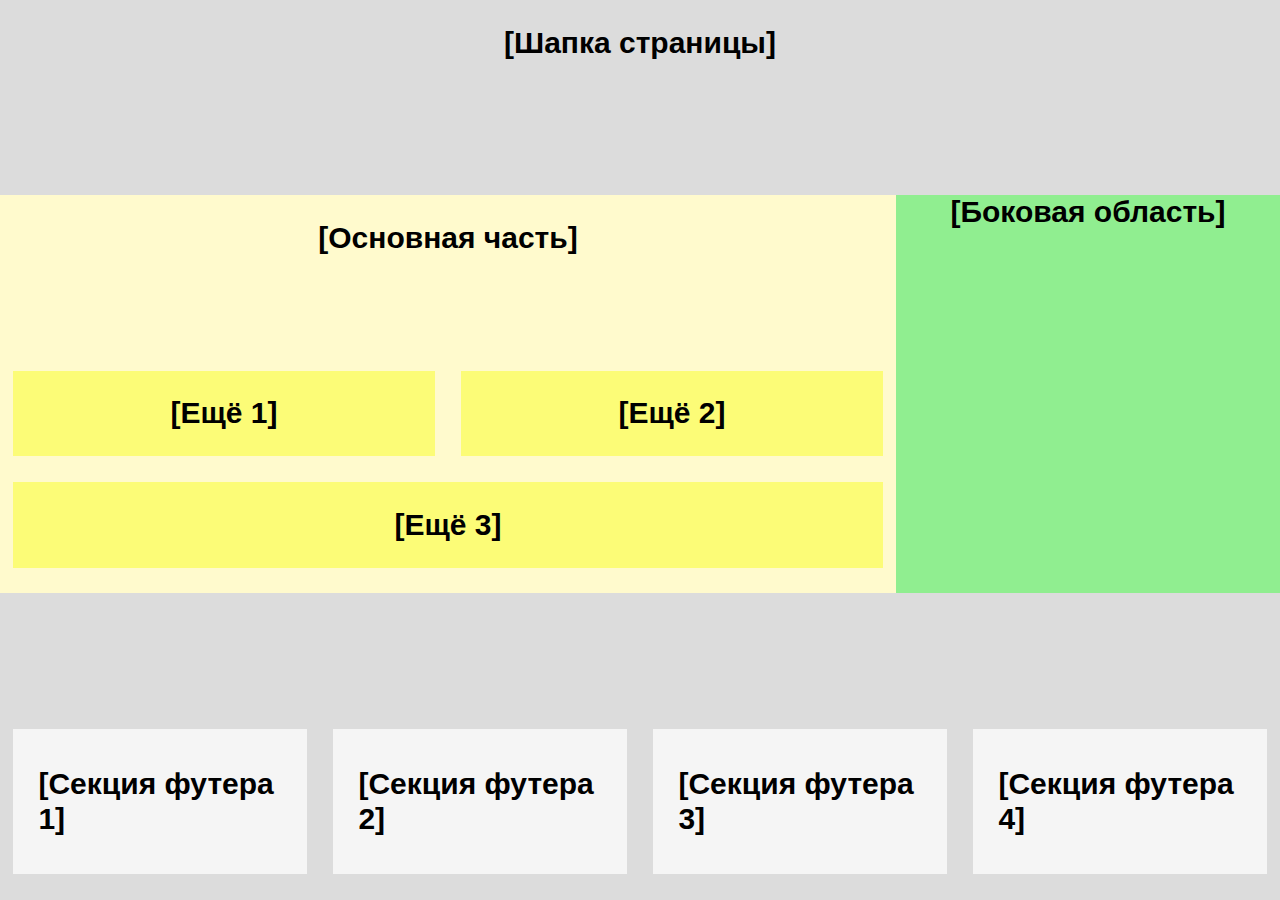
<file: project1/index.html>
<!DOCTYPE html>
<html lang="ru">
  <head>
    <meta charset="UTF-8" />
    <meta http-equiv="X-UA-Compatible" content="IE=edge" />
    <meta name="viewport" content="width=device-width, initial-scale=1.0" />
    <title>Страница</title>
    <link rel="stylesheet" href="./styles/normalize.css" />
    <link rel="stylesheet" href="./styles/style.css" />
  </head>
  <body>
    <header>
      <div class="header">[Шапка страницы]</div>
    </header>
    <main class="main">
      <div class="container">
        <div class="main-container">
          <div class="main-content">[Основная часть]</div>
          <div class="extra-content">
            <div class="adding">[Ещё 1]</div>
            <div class="adding">[Ещё 2]</div>
            <div class="adding">[Ещё 3]</div>
          </div>
        </div>
        <aside class="aside">[Боковая область]</aside>
      </div>
    </main>
    <footer class="footer">
      <div class="footer-item">[Секция футера 1]</div>
      <div class="footer-item">[Секция футера 2]</div>
      <div class="footer-item">[Секция футера 3]</div>
      <div class="footer-item">[Секция футера 4]</div>
    </footer>
  </body>
</html>
</file>
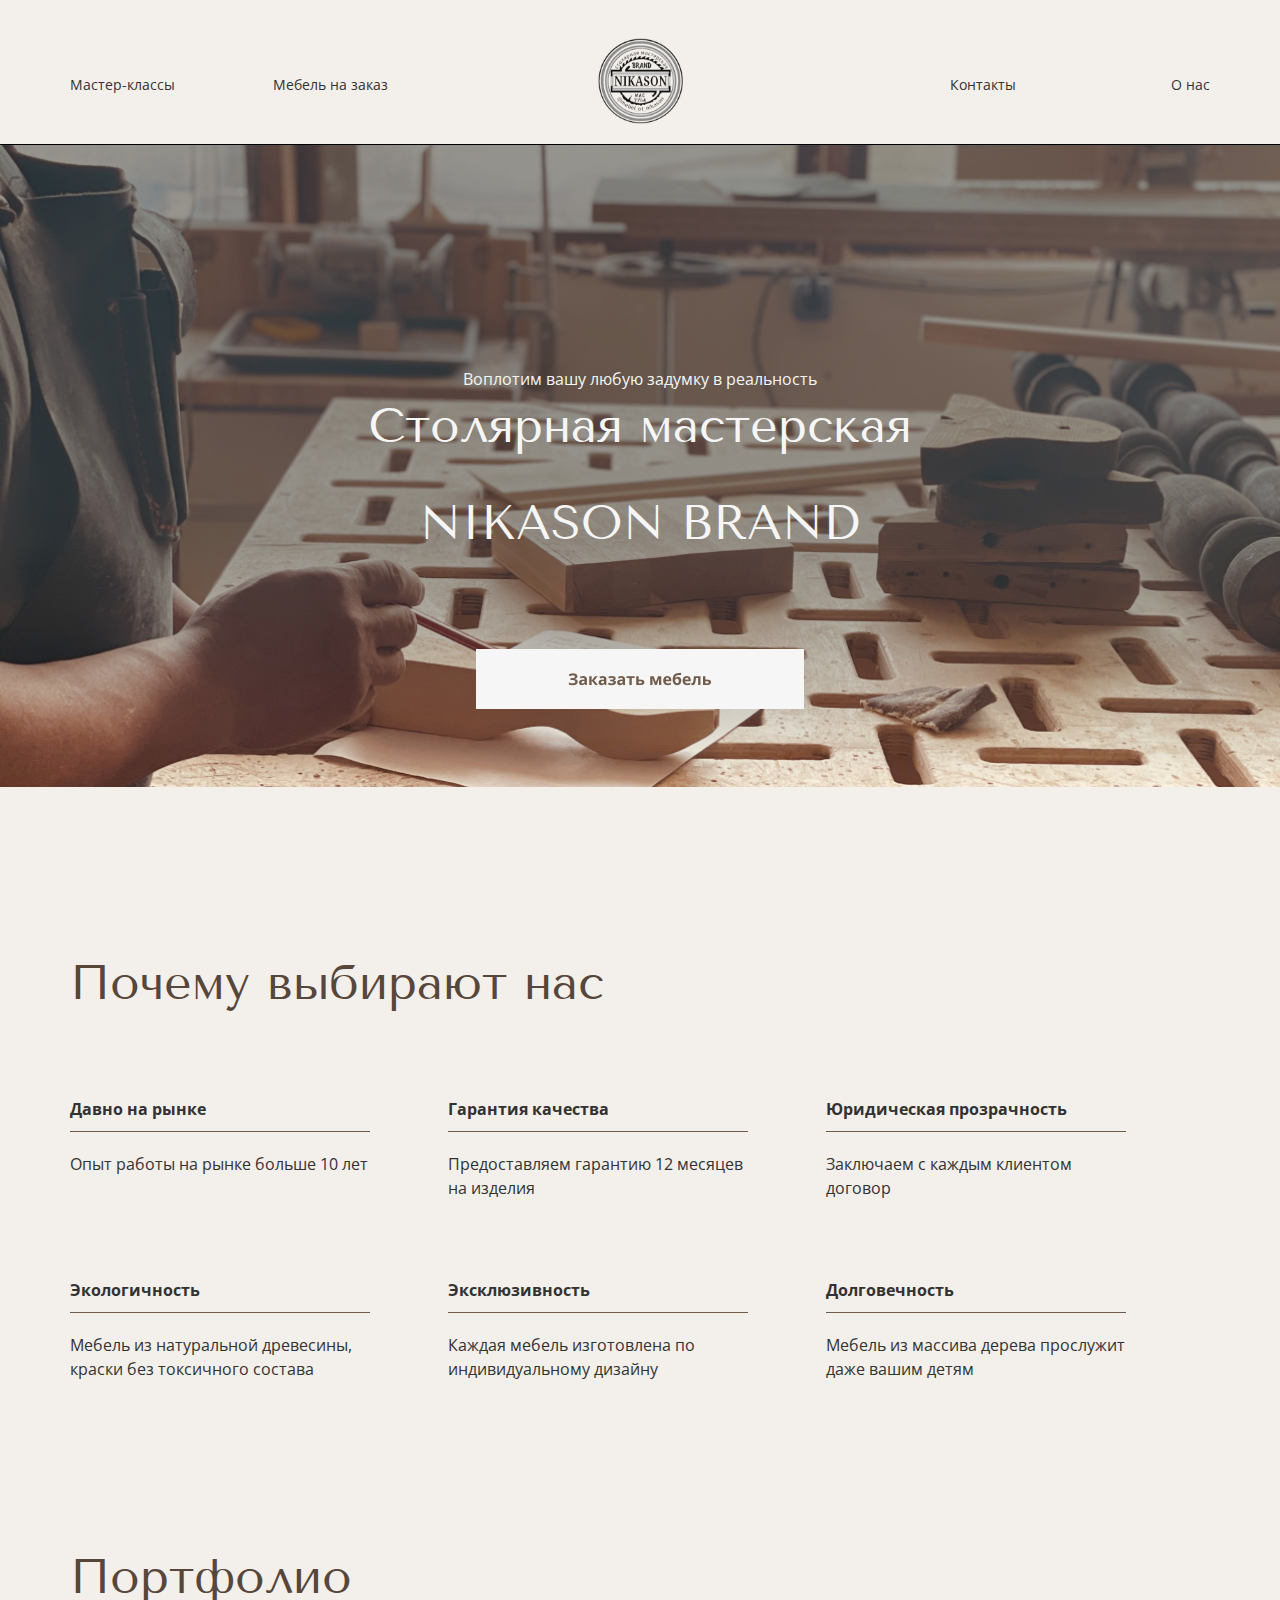
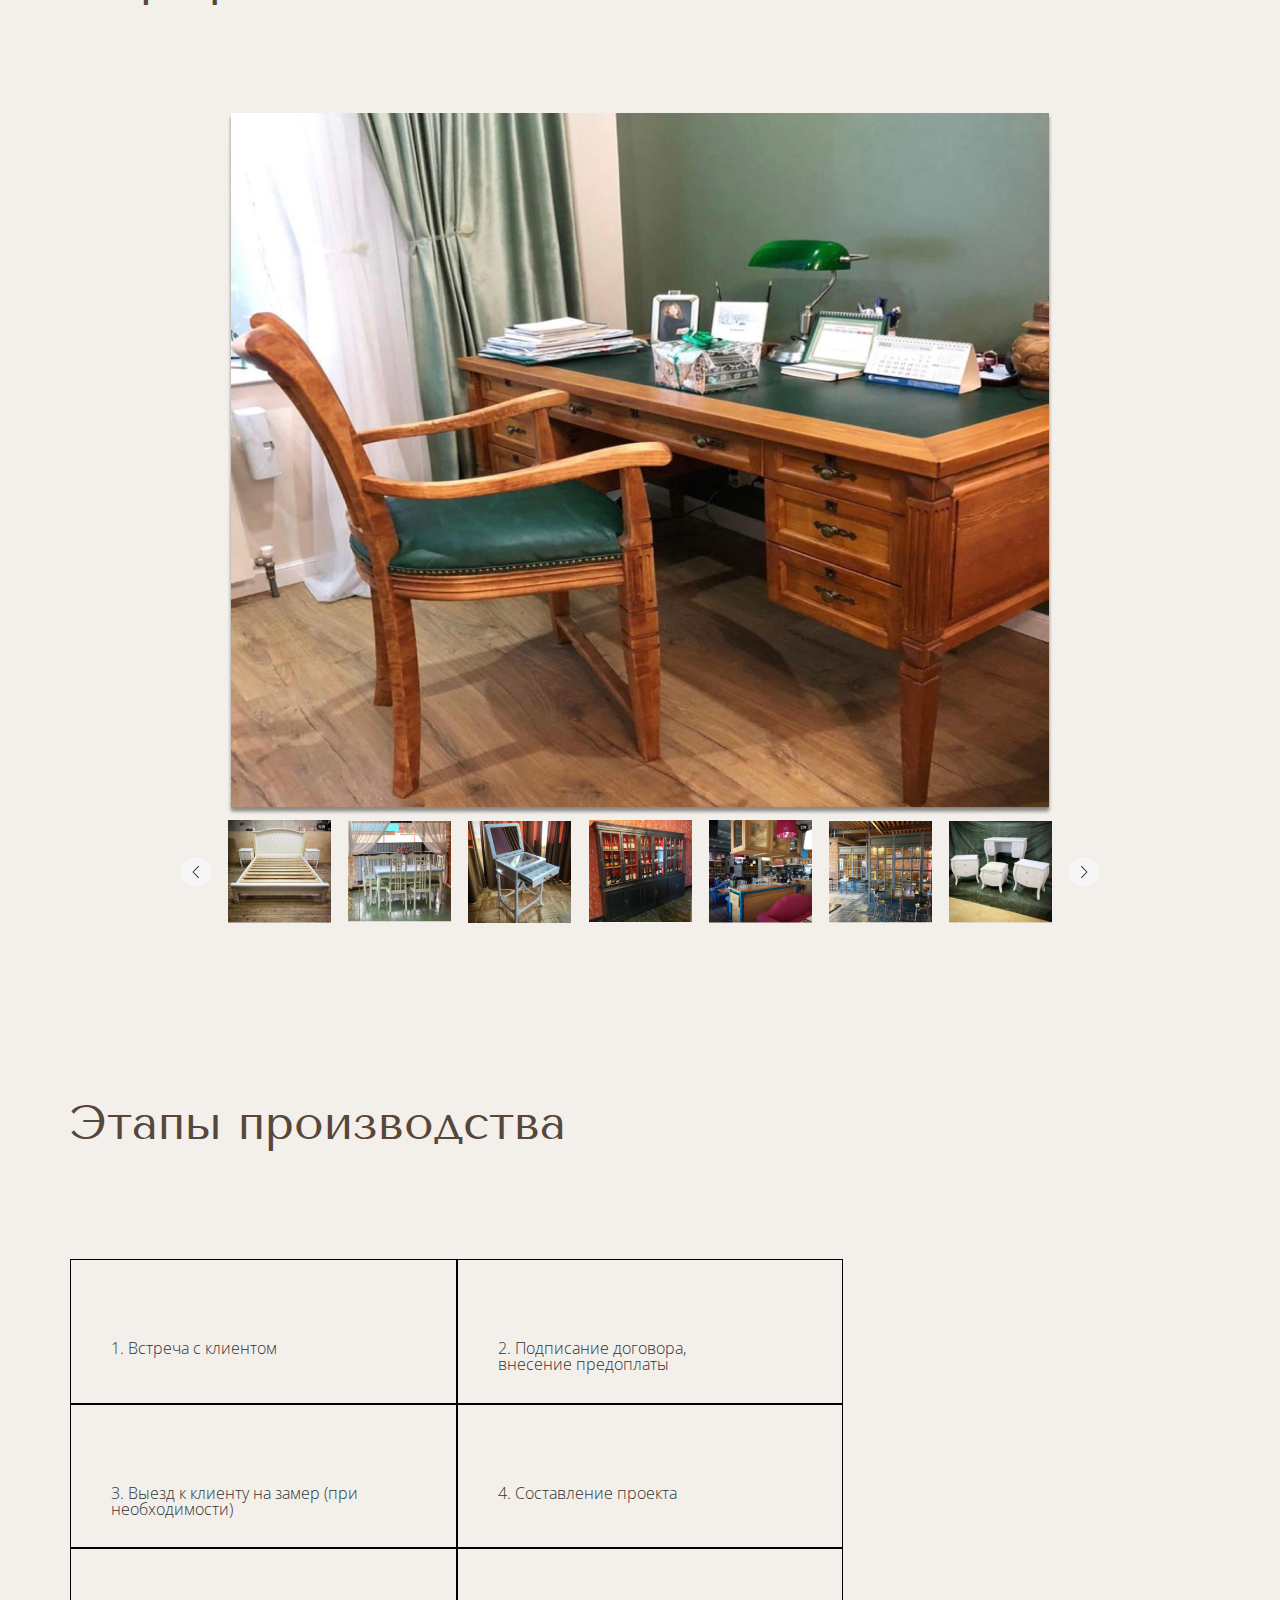
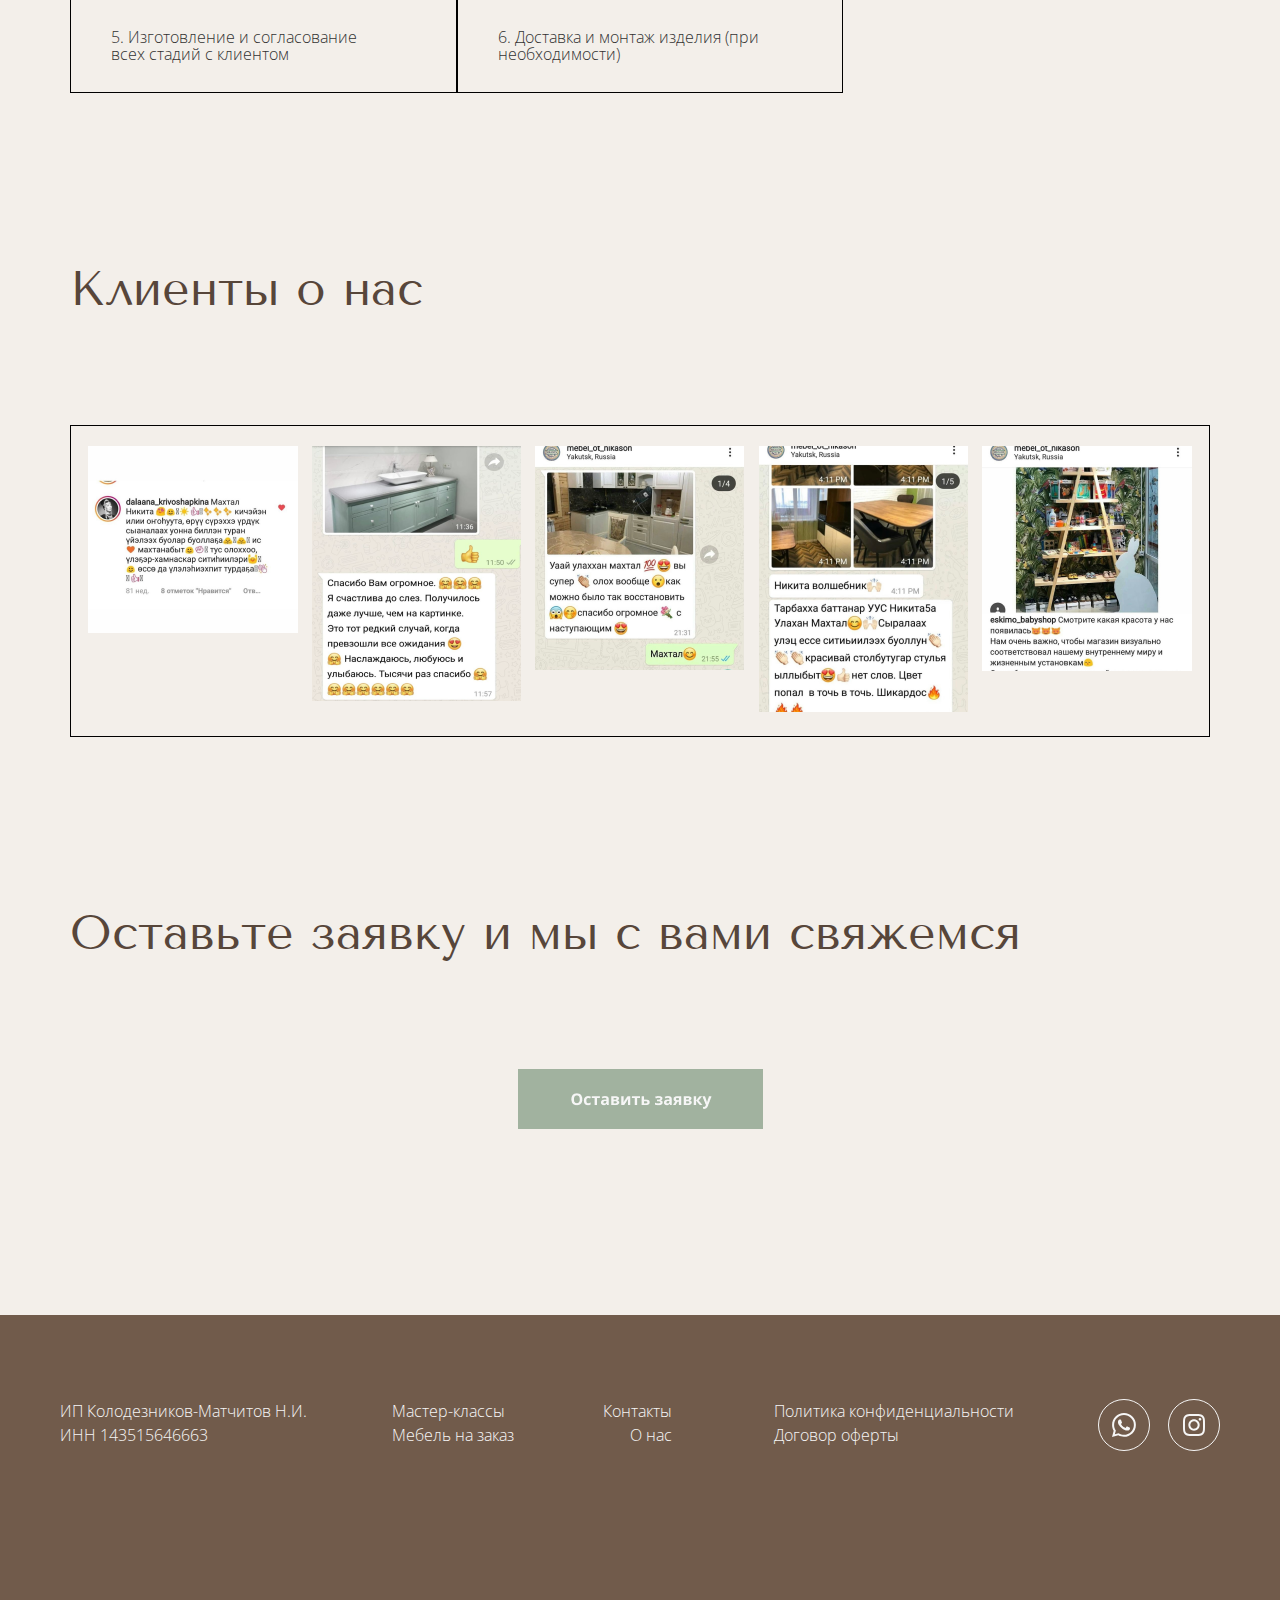
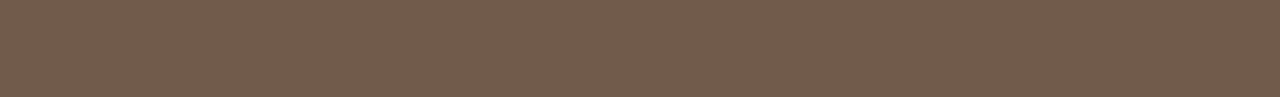
<file: project2/index.html>
<!DOCTYPE html>
<html lang="ru">
  <head>
    <meta charset="UTF-8" />
    <meta http-equiv="X-UA-Compatible" content="IE=edge" />
    <meta name="viewport" content="width=device-width, initial-scale=1.0" />
    <title>Мебель на заказ</title>
    <link rel="stylesheet" href="./assets/styles/style.css" />
    <link rel="preconnect" href="https://fonts.googleapis.com" />
    <link rel="preconnect" href="https://fonts.gstatic.com" crossorigin />
    <link
      href="https://fonts.googleapis.com/css2?family=Open+Sans:wght@300;400;700&family=Tenor+Sans&display=swap"
      rel="stylesheet"
    />
  </head>
  <body>
    <header>
      <nav>
        <div class="container">
          <ul class="menu">
            <li class="menu-item-left"><a href="#">Мастер-классы</a></li>
            <li class="menu-item-left"><a href="#">Мебель на заказ</a></li>
            <li class="logo">
              <a href="#">
                <img
                  src="./assets/images/IMG_1024.svg"
                  alt="мебель на заказ логотип"
              /></a>
            </li>
            <li class="menu-item-right"><a href="#">Контакты</a></li>
            <li class="menu-item-right"><a href="#">О нас</a></li>
          </ul>
        </div>
      </nav>
      <div class="banner">
        <p>Воплотим вашу любую задумку в реальность</p>
        <h1>Столярная мастерская</h1>
        <h2 class="name">NIKASON BRAND</h2>
        <div class="button1">
          <a href="#">
            <img src="./assets/images/Group22.png" alt="Заказать мебель"
          /></a>
        </div>
      </div>
    </header>
    <main>
      <div class="container">
        <section id="reasons">
          <h3>Почему выбирают нас</h3>
          <div class="reasons">
            <div>
              <h4>Давно на рынке</h4>
              <p>Опыт работы на рынке больше 10 лет</p>
            </div>
            <div>
              <h4>Гарантия качества</h4>
              <p>Предоставляем гарантию 12 месяцев на изделия</p>
            </div>
            <div>
              <h4>Юридическая прозрачность</h4>
              <p>Заключаем с каждым клиентом договор</p>
            </div>
            <div>
              <h4>Экологичность</h4>
              <p>
                Мебель из натуральной древесины, краски без токсичного состава
              </p>
            </div>
            <div>
              <h4>Эксклюзивность</h4>
              <p>Каждая мебель изготовлена по индивидуальному дизайну</p>
            </div>
            <div>
              <h4>Долговечность</h4>
              <p>Мебель из массива дерева прослужит даже вашим детям</p>
            </div>
          </div>
        </section>
        <section class="portfolio">
          <h3>Портфолио</h3>
          <div class="port-container">
            <div class="mainpic">
              <img src="./assets/images/IMG_5907port.png" alt="Пример работы" />
            </div>
            <div class="gallery">
              <div class="cursor">
                <img src="./assets/images/str1.svg" alt="Стрелка1" />
              </div>
              <div class="port-pic">
                <img src="./assets/images/port1.png" alt="Пример работы1" />
              </div>
              <div class="port-pic">
                <img src="./assets/images/port2.png" alt="Пример работы2" />
              </div>
              <div class="port-pic">
                <img src="./assets/images/port3.png" alt="Пример работы3" />
              </div>
              <div class="port-pic">
                <img src="./assets/images/port4.png" alt="Пример работы4" />
              </div>
              <div class="port-pic">
                <img src="./assets/images/port5.png" alt="Пример работы5" />
              </div>
              <div class="port-pic">
                <img src="./assets/images/port6.png" alt="Пример работы6" />
              </div>
              <div class="port-pic">
                <img src="./assets/images/port7.png" alt="Пример работы7" />
              </div>
              <div class="cursor">
                <img src="./assets/images/str2.svg" alt="Стрелка2" />
              </div>
            </div>
          </div>
        </section>
        <section class="production">
          <h3>Этапы производства</h3>
          <ol class="prod">
            <li class="pr-stage">Встреча с клиентом</li>
            <li class="pr-stage">Подписание договора, внесение предоплаты</li>
            <li class="pr-stage">
              Выезд к клиенту на замер (при необходимости)
            </li>
            <li class="pr-stage">Составление проекта</li>
            <li class="pr-stage">
              Изготовление и согласование всех стадий с клиентом
            </li>
            <li class="pr-stage">
              Доставка и монтаж изделия (при необходимости)
            </li>
          </ol>
        </section>
        <section class="clients">
          <h3>Клиенты о нас</h3>
          <div class="reviews">
            <div class="rev-pics">
              <img src="./assets/images/cl1.png" alt="отзыв клиента1" />
            </div>
            <div class="rev-pics">
              <img src="./assets/images/cl2.png" alt="отзыв клиента2" />
            </div>
            <div class="rev-pics">
              <img src="./assets/images/cl3.png" alt="отзыв клиента3" />
            </div>
            <div class="rev-pics">
              <img src="./assets/images/cl4.png" alt="отзыв клиента4" />
            </div>
            <div class="rev-pics">
              <img src="./assets/images/cl5.png" alt="отзыв клиента5" />
            </div>
          </div>
        </section>
        <section>
          <h3>Оставьте заявку и мы с вами свяжемся</h3>
          <div class="button2">
            <a href="#"
              ><img src="./assets/images/Group9.png" alt="Оставьте заявку"
            /></a>
          </div>
        </section>
      </div>
    </main>
    <footer>
      <div class="container-footer">
        <div class="details">
          <p>ИП Колодезников-Матчитов Н.И.</p>
          <p>ИНН 143515646663</p>
        </div>
        <ul class="footer-menu">
          <li class="footer-item"><a href="#">Мастер-классы</a></li>
          <li class="footer-item"><a href="#">Контакты</a></li>
          <li class="footer-item"><a href="#">Мебель на заказ</a></li>
          <li class="footer-item"><a href="#">О нас</a></li>
        </ul>
        <div class="policy">
          <a href="#">Политика конфиденциальности</a>
          <a href="#">Договор оферты</a>
        </div>
        <div class="contacts">
          <a href="#"
            ><img src="./assets/images/waicon.svg" alt="WhatsApp"
          /></a>
          <a href="#"
            ><img src="./assets/images/insticon.svg" alt="Instagram"
          /></a>
        </div>
      </div>
    </footer>
  </body>
</html>
</file>
<file: project1/styles/style.css>
* {
    box-sizing: border-box;
    font-family: 'Segoe UI', Tahoma, Geneva, Verdana, sans-serif;
    font-weight: bold;
    font-size: 30px;
}

body {
    min-height: 100vh;
    margin: 0;
    padding: 0;
    display: flex;
    flex-direction: column;
    justify-content: space-between;
    background-color: gainsboro;
}

.container {
    max-width: 100vw;
    margin: 0 auto;
    display: flex;
}

.header {
    padding-top: 2vw;
    padding-bottom: 2vw;
    display: flex;
    justify-content: center;
}

.main-container {
    display: flex;
    flex-wrap: wrap;
    flex-direction: column;
    width: 70vw;
    justify-content: center;
    background-color: lemonchiffon;
}

.main-content {
    padding-top: 2vw;
    padding-bottom: 8vw;
    flex-grow: 2;
    text-align: center;
}

.extra-content {
    padding-bottom: 1vw;
    display: flex;
    flex-direction: row;
    flex-wrap: wrap;
    justify-content: center;
}

.adding {
    margin: 1vw 1vw;
    padding: 2vw 10vw;
    display: flex;
    flex-wrap: wrap;
    flex-grow: 1;
    justify-content: center;
    background-color: rgb(252, 252, 119);
}

.aside {
    display: flex;
    flex-wrap: wrap;
    width: 30vw;
    justify-content: center;
    background-color: lightgreen;
}

.footer {
    display: flex;
}

.footer-item {
    padding: 3vw 2vw;
    margin: 2vw 1vw;
    flex-grow: 1;
    background-color: whitesmoke;
}
</file>
<file: project2/assets/styles/style.css>
* {
    box-sizing: border-box;
    margin: 0;
    padding: 0;
}

h4, p, a, li {
    font-family: 'Open Sans', sans-serif;
}

h1, h2, h3 {
    font-family: 'Tenor Sans', sans-serif;
    font-style: normal;
    font-weight: 400;
    font-size: 48px;
    line-height: 150%;
}

h1, h2 {
    color: #F6F6F6;
}

h3 {
    color: #57463A;
}

h4 {
    font-weight: 700;
    font-style: normal;
    font-size: 16px;
    line-height: 150%;
    color: #323232;
}

body {
background-color: #F3EFEA;
}

.container {
    max-width: 1160px;
    padding: 0px 10px;
    margin: 0 auto;
}

.menu {
    list-style: none;
    display: flex;
    justify-content: space-between;
    align-items: center;
    max-width: 1160px;
    padding-top: 38px;
    padding-bottom: 15px;
}

.menu-item-left {
    padding-right: 98px;
}

.menu-item-right {
    padding-left: 155px;
}

.logo {
    max-width: 87px;
    margin: 0 auto;
}

.menu a {
    text-decoration: none;
    font-weight: 400;
    font-size: 14px;
    line-height: 21px;
    color: #323232;
}

.banner {
    display: flex;
    flex-direction: column;
    align-items: center;
    padding: 223px 0 73px;
    background-image: url('../images/IMG_6437.png');
    background-size: cover;
    border-top: 1px solid #000000;
    color: #F6F6F6;   
}

.name {
    margin-top: 25px;
}

.button1 {
    margin-top: 90px;
}

section {
    margin-top: 160px;
}

.reasons {
    display: flex;
    flex-wrap: wrap;
}

.reasons div {
    margin: 78px 78px 0 0;
    width: 300px;
}

.reasons h4 {
    padding-bottom: 10px;
    border-bottom: 1px solid #715B4B;
}

.reasons p {
    padding-top: 20px;
    font-style: normal;
    font-weight: 400;
    font-size: 16px;
    line-height: 150%;
    color: #323232;
}

.portfolio h3 {
    margin-bottom: 100px;
}

.port-container {
    display: flex;
    flex-direction: column;
    align-items: center;
}

.gallery {
    display: flex;
    width: 918px;
    justify-content: space-between;
    align-items: center;
}

.production h3 {
    margin-bottom: 100px;
}

.pr-stage {
    padding: 80px 80px 30px 40px;
    width: 386.5px;
    border: 1px solid #000000;
    font-style: normal;
    font-weight: 300;
    font-size: 16px;
    line-height: 102.99%;
    color: #323232;
}

.prod {
    list-style-position: inside;
    display: flex;
    flex-wrap: wrap;
}

.clients h3 {
    margin-bottom: 100px;
}

.reviews {
    display: flex;
    max-width: 1160px;
    justify-content: space-around;
    padding: 20px 10px;
    border: 1px solid #000000;
}

.button2 {
    display: flex;
    justify-content: center;
    margin-top: 100px;
    margin-bottom: 181px;
}

.container-footer {
    display: flex;    
    justify-content: space-between;
    align-items: flex-start;
    max-width: 1160px;
    margin: 0 auto;
    padding-top: 84px;
    padding-bottom: 240px;
}

.details {
    display: flex;
    flex-wrap: wrap;
    width: 248px;
}

.footer-menu {
    list-style: none;
    display: flex;
    flex-wrap: wrap;
    justify-content: space-between;
    width: 280px;
    margin: 0 1.5vw;
}

.policy {
    display: flex;
    flex-wrap: wrap;
    width: 240px;
    margin: 0 1.5vw;
}

.contacts {
    display: flex;
    justify-content: space-between;
    width: 122px;
}

footer {
    background-color: #715B4B;
    text-decoration: none;
    font-weight: 300;
    font-size: 16px;
    line-height: 24px;
    color: #F6F6F6;
}

footer a {
    text-decoration: none;
    font-style: normal;
    font-weight: 300;
    font-size: 16px;
    line-height: 24px;
    color: #F6F6F6;
}

a:hover {
    text-decoration: underline;
}
</file>
